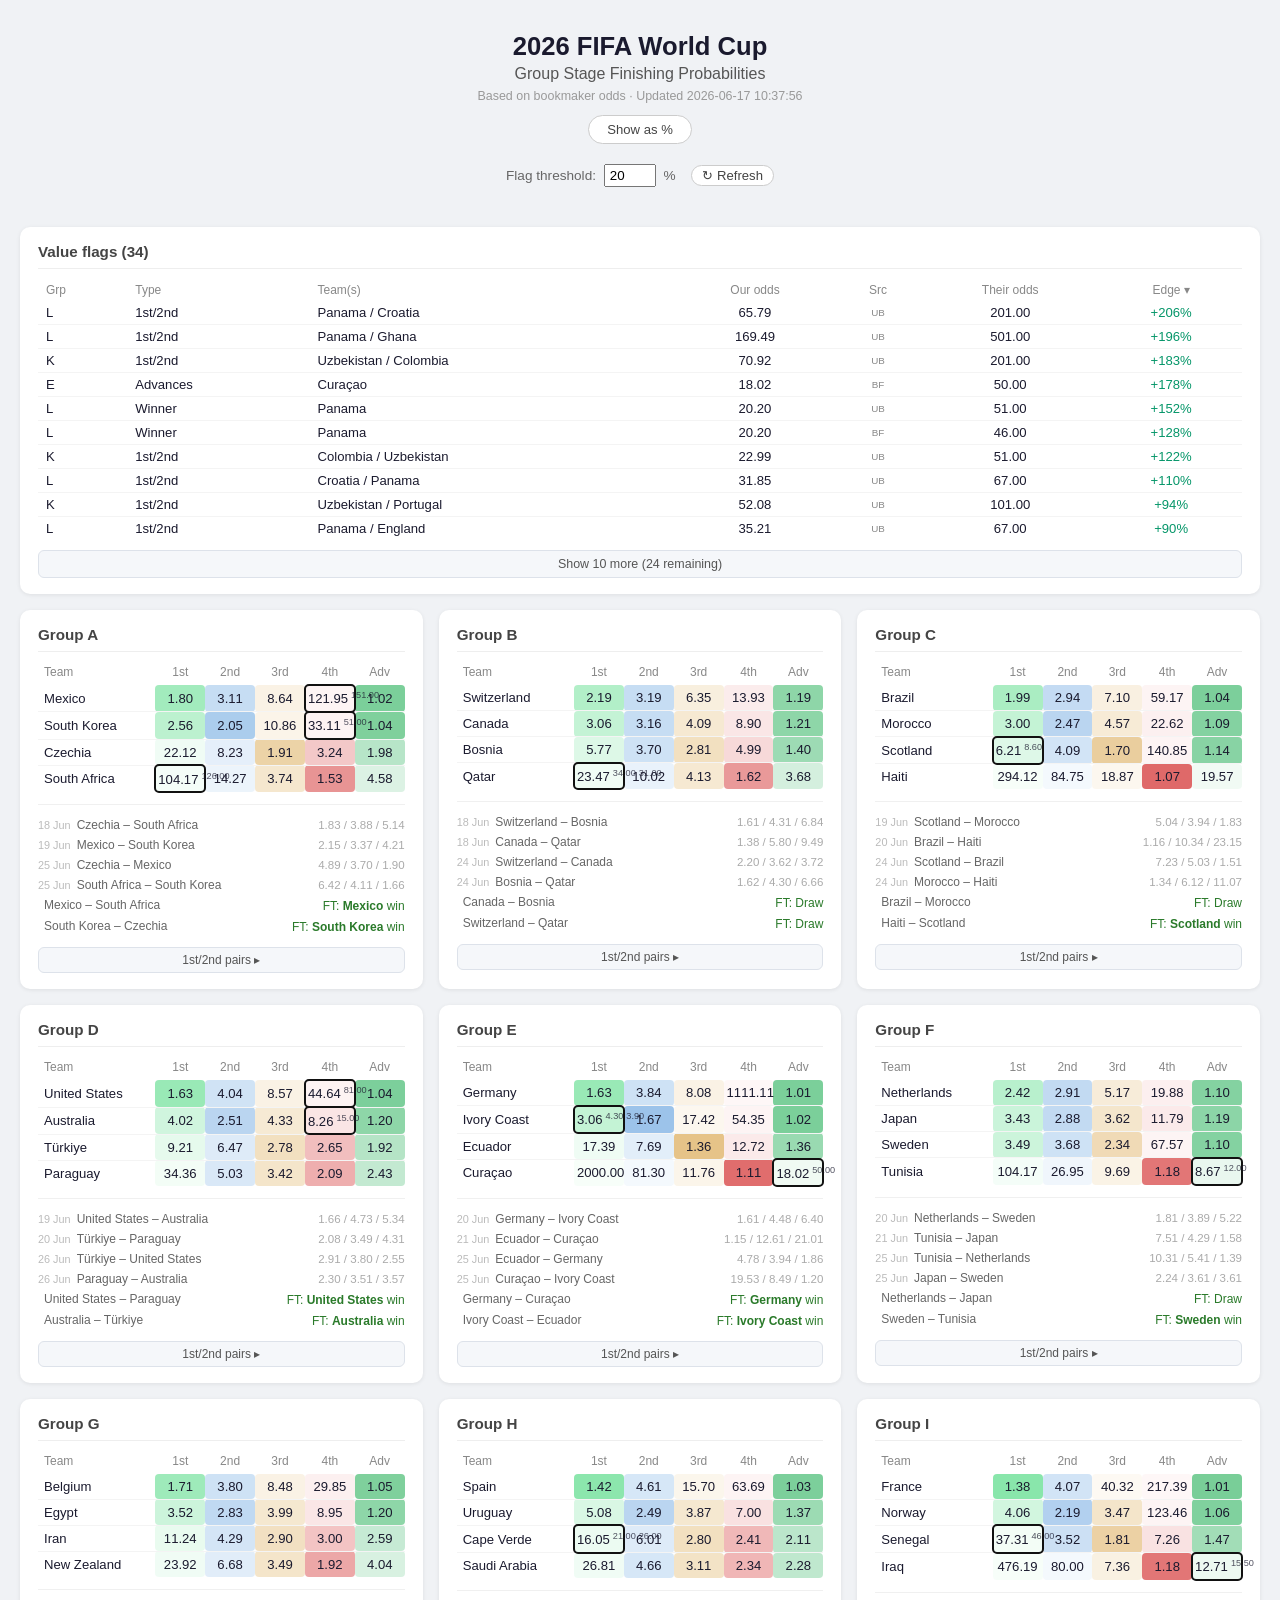
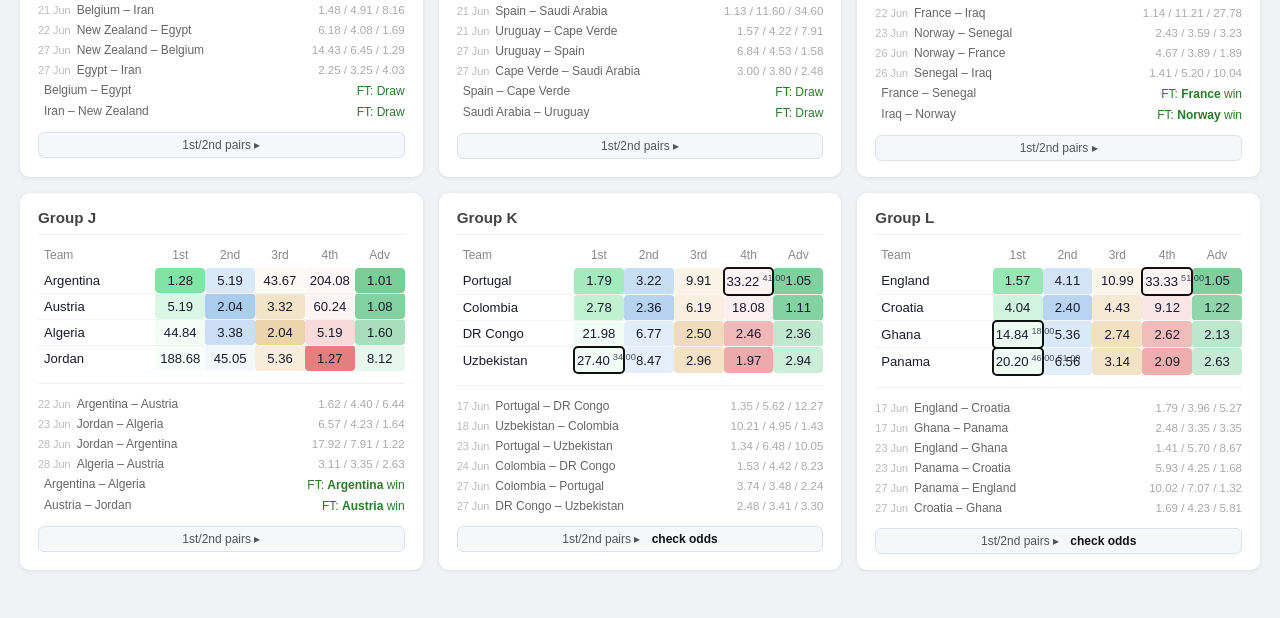
<file: docs/index.html>
<!DOCTYPE html>
<html lang="en">
<head>
  <meta charset="utf-8">
  <meta name="viewport" content="width=device-width, initial-scale=1">
  <title>WC 2026 — Group Stage Probabilities</title>
  <link rel="stylesheet" href="styles.css">
</head>
<body>
  <header>
    <h1>2026 FIFA World Cup</h1>
    <p class="subtitle">Group Stage Finishing Probabilities</p>
    <p id="generated" class="generated"></p>
  </header>
  <div id="flags-section"></div>
  <main id="app">
    <p id="status" class="status">Loading…</p>
  </main>
  <script src="app.js"></script>
</body>
</html>
</file>
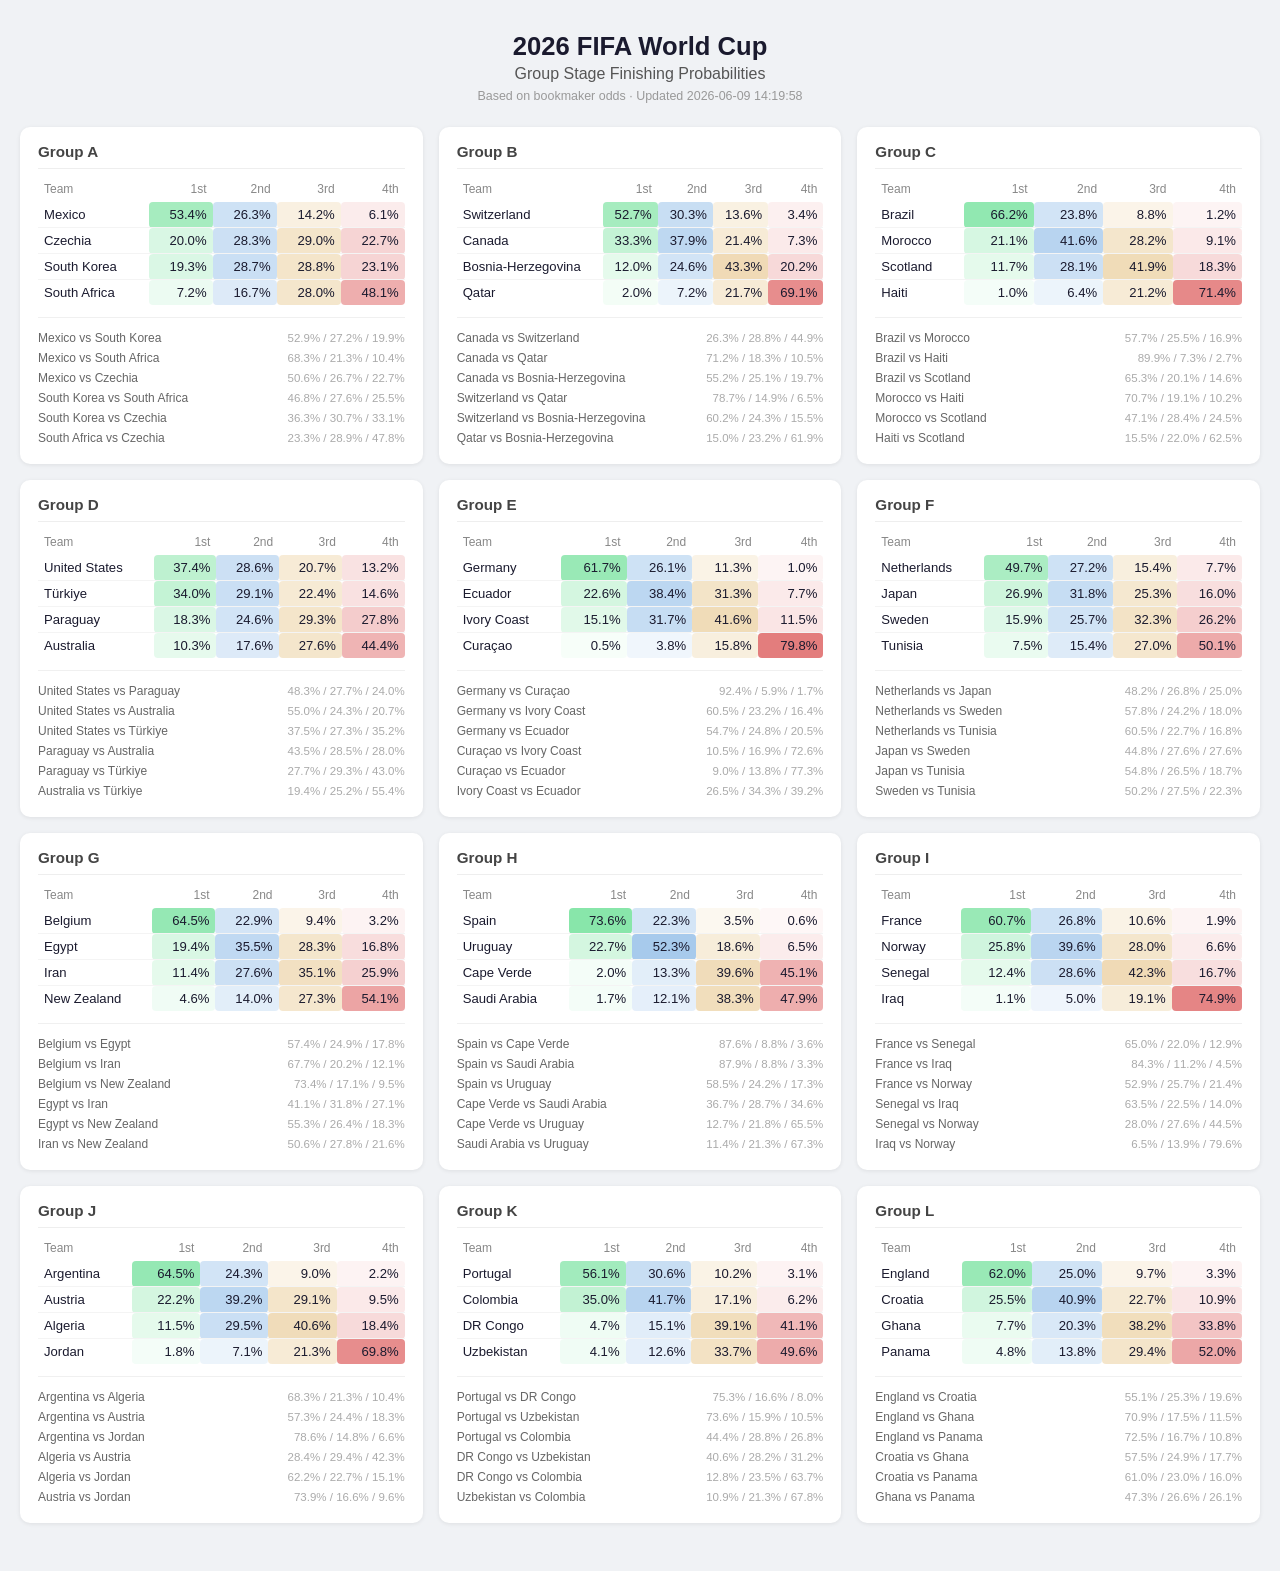
<file: web/index.html>
<!DOCTYPE html>
<html lang="en">
<head>
  <meta charset="utf-8">
  <meta name="viewport" content="width=device-width, initial-scale=1">
  <title>WC 2026 — Group Stage Probabilities</title>
  <link rel="stylesheet" href="styles.css">
</head>
<body>
  <header>
    <h1>2026 FIFA World Cup</h1>
    <p class="subtitle">Group Stage Finishing Probabilities</p>
    <p id="generated" class="generated"></p>
  </header>
  <main id="app">
    <p id="status" class="status">Loading…</p>
  </main>
  <script src="app.js"></script>
</body>
</html>
</file>
<file: docs/styles.css>
* { box-sizing: border-box; margin: 0; padding: 0; }

body {
  font-family: -apple-system, BlinkMacSystemFont, 'Segoe UI', sans-serif;
  background: #f0f2f5;
  color: #1a1a2e;
  padding-bottom: 48px;
}

header {
  text-align: center;
  padding: 32px 20px 24px;
}

h1 {
  font-size: 1.6rem;
  margin-bottom: 4px;
}

.subtitle {
  color: #555;
  font-size: 1rem;
  margin-bottom: 6px;
}

.generated {
  color: #999;
  font-size: 0.78rem;
}

.status {
  text-align: center;
  padding: 40px;
  color: #555;
  font-size: 1.1rem;
}

.status.error { color: #c0392b; }

.grid {
  display: grid;
  grid-template-columns: repeat(auto-fill, minmax(min(360px, 100%), 1fr));
  gap: 16px;
  max-width: 1400px;
  margin: 0 auto;
  padding: 0 20px;
}

.card {
  background: #fff;
  border-radius: 10px;
  padding: 16px 18px;
  box-shadow: 0 1px 4px rgba(0, 0, 0, 0.08);
}

.card h2 {
  font-size: 0.95rem;
  font-weight: 600;
  color: #444;
  margin-bottom: 10px;
  padding-bottom: 8px;
  border-bottom: 1px solid #eee;
}

table {
  width: 100%;
  border-collapse: collapse;
  font-size: 0.82rem;
  margin-bottom: 12px;
}

th {
  color: #888;
  font-weight: 500;
  padding: 3px 6px 6px;
  font-size: 0.75rem;
  text-align: left;
}

th.num { text-align: center; }

td {
  padding: 5px 6px;
  text-align: left;
  font-weight: 500;
}

td.num {
  text-align: center;
  font-weight: 400;
  border-radius: 4px;
}

tr:not(:last-child) td { border-bottom: 1px solid #f4f4f4; }

/* Main group table: fixed layout so team names can't push numeric columns out */
.card > table {
  table-layout: fixed;
}

.card > table th:first-child {
  width: 32%;
}

.card > table td:first-child {
  overflow: hidden;
  text-overflow: ellipsis;
  white-space: nowrap;
}

/* Tighter horizontal padding on numeric cells so 6 columns fit comfortably */
.card > table th.num {
  padding: 3px 3px 6px;
}

.card > table td.num {
  padding: 5px 3px;
}

.matches {
  list-style: none;
  font-size: 0.75rem;
  color: #666;
  border-top: 1px solid #f0f0f0;
  padding-top: 10px;
}

.matches li {
  display: grid;
  grid-template-columns: auto 1fr auto;
  gap: 0 6px;
  padding: 3px 0;
  align-items: start;
}

.match-date {
  color: #bbb;
  font-size: 0.68rem;
  white-space: nowrap;
  padding-top: 1px;
}

.match-teams {
  word-break: break-word;
}

.match-odds {
  color: #aaa;
  white-space: nowrap;
  font-size: 0.72rem;
  text-align: right;
  padding-top: 1px;
}

.match-ft {
  color: #2a7a2a;
  font-weight: 500;
  white-space: nowrap;
  text-align: right;
  padding-top: 1px;
}

.pairs-btn {
  display: block;
  width: 100%;
  text-align: center;
  background: #f5f7fa;
  border: 1px solid #dde2ea;
  border-radius: 6px;
  margin-top: 10px;
  padding: 5px 10px;
  font-size: 0.75rem;
  font-family: inherit;
  color: #555;
  cursor: pointer;
  transition: background 0.15s, border-color 0.15s;
}

.pairs-btn:hover {
  background: #e8ecf2;
  border-color: #bcc4d0;
  color: #222;
}

.pairs-panel {
  margin-top: 8px;
}

.pairs-table {
  font-size: 0.78rem;
  margin-bottom: 0;
}

.pairs-table th,
.pairs-table td {
  padding: 2px 6px;
}

.pairs-table tbody tr:not(:last-child) td {
  border-bottom: 1px solid #f4f4f4;
}

@media (max-width: 480px) {
  .grid {
    padding: 0 8px;
    gap: 8px;
  }

  header {
    padding: 20px 8px 16px;
  }
}

.flags-wrap {
  max-width: 1400px;
  margin: 0 auto 16px;
  padding: 0 20px;
}

.flags-card {
  background: #fff;
  border-radius: 10px;
  padding: 16px 18px;
  box-shadow: 0 1px 4px rgba(0, 0, 0, 0.08);
}

.flags-card h2 {
  font-size: 0.95rem;
  font-weight: 600;
  color: #444;
  margin-bottom: 10px;
  padding-bottom: 8px;
  border-bottom: 1px solid #eee;
}

.flags-table {
  font-size: 0.82rem;
  margin-bottom: 0;
}

.flags-table th,
.flags-table td {
  padding: 4px 8px;
}

.flags-table tbody tr:not(:last-child) td {
  border-bottom: 1px solid #f4f4f4;
}

.src-col   { color: #888; font-size: 0.75em; }
.flag-edge { font-weight: 600; color: #059669; }

.flags-table-wrap {
  overflow-x: auto;
  -webkit-overflow-scrolling: touch;
}

.flags-table th.sortable {
  cursor: pointer;
  user-select: none;
}
.flags-table th.sortable:hover { color: #333; }

.flags-more-btn {
  display: block;
  width: 100%;
  margin-top: 10px;
  padding: 6px 0;
  font-size: 0.78rem;
  font-family: inherit;
  background: #f5f7fa;
  border: 1px solid #dde2ea;
  border-radius: 6px;
  color: #555;
  cursor: pointer;
  transition: background 0.15s, border-color 0.15s;
}
.flags-more-btn:hover { background: #e8ecf2; border-color: #bcc4d0; color: #222; }

@media (max-width: 480px) {
  .flags-wrap { padding: 0 8px; }
}

.cell-flag    { outline: 2px solid #111; outline-offset: -1px; }
.cell-ub-flag { outline: 2px solid #111; outline-offset: -1px; }
.bf-odds  { font-size: 0.7em; opacity: 0.75; margin-left: 3px; vertical-align: super; }
.ub-odds  { font-size: 0.7em; opacity: 0.75; margin-left: 3px; vertical-align: super; }
.live-badge    { color: #ef4444; font-size: 0.75em; font-weight: 700; margin-left: 6px; }
.pair-flag-dot { color: #111; font-size: 1em; font-weight: 700; margin-left: 8px; }
.threshold-controls {
  text-align: center; margin-top: 20px; margin-bottom: 16px; font-size: 0.85rem; color: #666;
}
.threshold-controls input { width: 52px; margin: 0 4px; padding: 2px 4px; }

.refresh-btn {
  margin-left: 12px;
  padding: 2px 10px;
  font-size: 0.82rem;
  font-family: inherit;
  background: #fff;
  border: 1px solid #ccc;
  border-radius: 12px;
  cursor: pointer;
  color: #444;
  transition: background 0.15s, border-color 0.15s;
}
.refresh-btn:hover   { background: #f0f2f5; border-color: #aaa; }
.refresh-btn:disabled { opacity: 0.5; cursor: default; }

.toggle-btn {
  display: inline-block;
  margin-top: 12px;
  padding: 6px 18px;
  font-size: 0.82rem;
  font-family: inherit;
  background: #fff;
  border: 1px solid #ccc;
  border-radius: 20px;
  cursor: pointer;
  color: #444;
  transition: background 0.15s, border-color 0.15s;
}

.toggle-btn:hover {
  background: #f0f2f5;
  border-color: #aaa;
}
</file>
<file: web/styles.css>
* { box-sizing: border-box; margin: 0; padding: 0; }

body {
  font-family: -apple-system, BlinkMacSystemFont, 'Segoe UI', sans-serif;
  background: #f0f2f5;
  color: #1a1a2e;
  padding-bottom: 48px;
}

header {
  text-align: center;
  padding: 32px 20px 24px;
}

h1 {
  font-size: 1.6rem;
  margin-bottom: 4px;
}

.subtitle {
  color: #555;
  font-size: 1rem;
  margin-bottom: 6px;
}

.generated {
  color: #999;
  font-size: 0.78rem;
}

.status {
  text-align: center;
  padding: 40px;
  color: #555;
  font-size: 1.1rem;
}

.status.error { color: #c0392b; }

.grid {
  display: grid;
  grid-template-columns: repeat(auto-fill, minmax(310px, 1fr));
  gap: 16px;
  max-width: 1400px;
  margin: 0 auto;
  padding: 0 20px;
}

.card {
  background: #fff;
  border-radius: 10px;
  padding: 16px 18px;
  box-shadow: 0 1px 4px rgba(0, 0, 0, 0.08);
}

.card h2 {
  font-size: 0.95rem;
  font-weight: 600;
  color: #444;
  margin-bottom: 10px;
  padding-bottom: 8px;
  border-bottom: 1px solid #eee;
}

table {
  width: 100%;
  border-collapse: collapse;
  font-size: 0.82rem;
  margin-bottom: 12px;
}

th {
  color: #888;
  font-weight: 500;
  padding: 3px 6px 6px;
  font-size: 0.75rem;
  text-align: left;
}

th.num { text-align: right; }

td {
  padding: 5px 6px;
  text-align: left;
  font-weight: 500;
}

td.num {
  text-align: right;
  font-weight: 400;
  border-radius: 4px;
}

tr:not(:last-child) td { border-bottom: 1px solid #f4f4f4; }

.matches {
  list-style: none;
  font-size: 0.75rem;
  color: #666;
  border-top: 1px solid #f0f0f0;
  padding-top: 10px;
}

.matches li {
  display: flex;
  justify-content: space-between;
  align-items: baseline;
  padding: 3px 0;
  gap: 8px;
}

.match-teams { flex-shrink: 0; }

.match-odds {
  color: #aaa;
  white-space: nowrap;
  font-size: 0.72rem;
}

.match-ft {
  color: #2a7a2a;
  font-weight: 500;
  white-space: nowrap;
}
</file>
